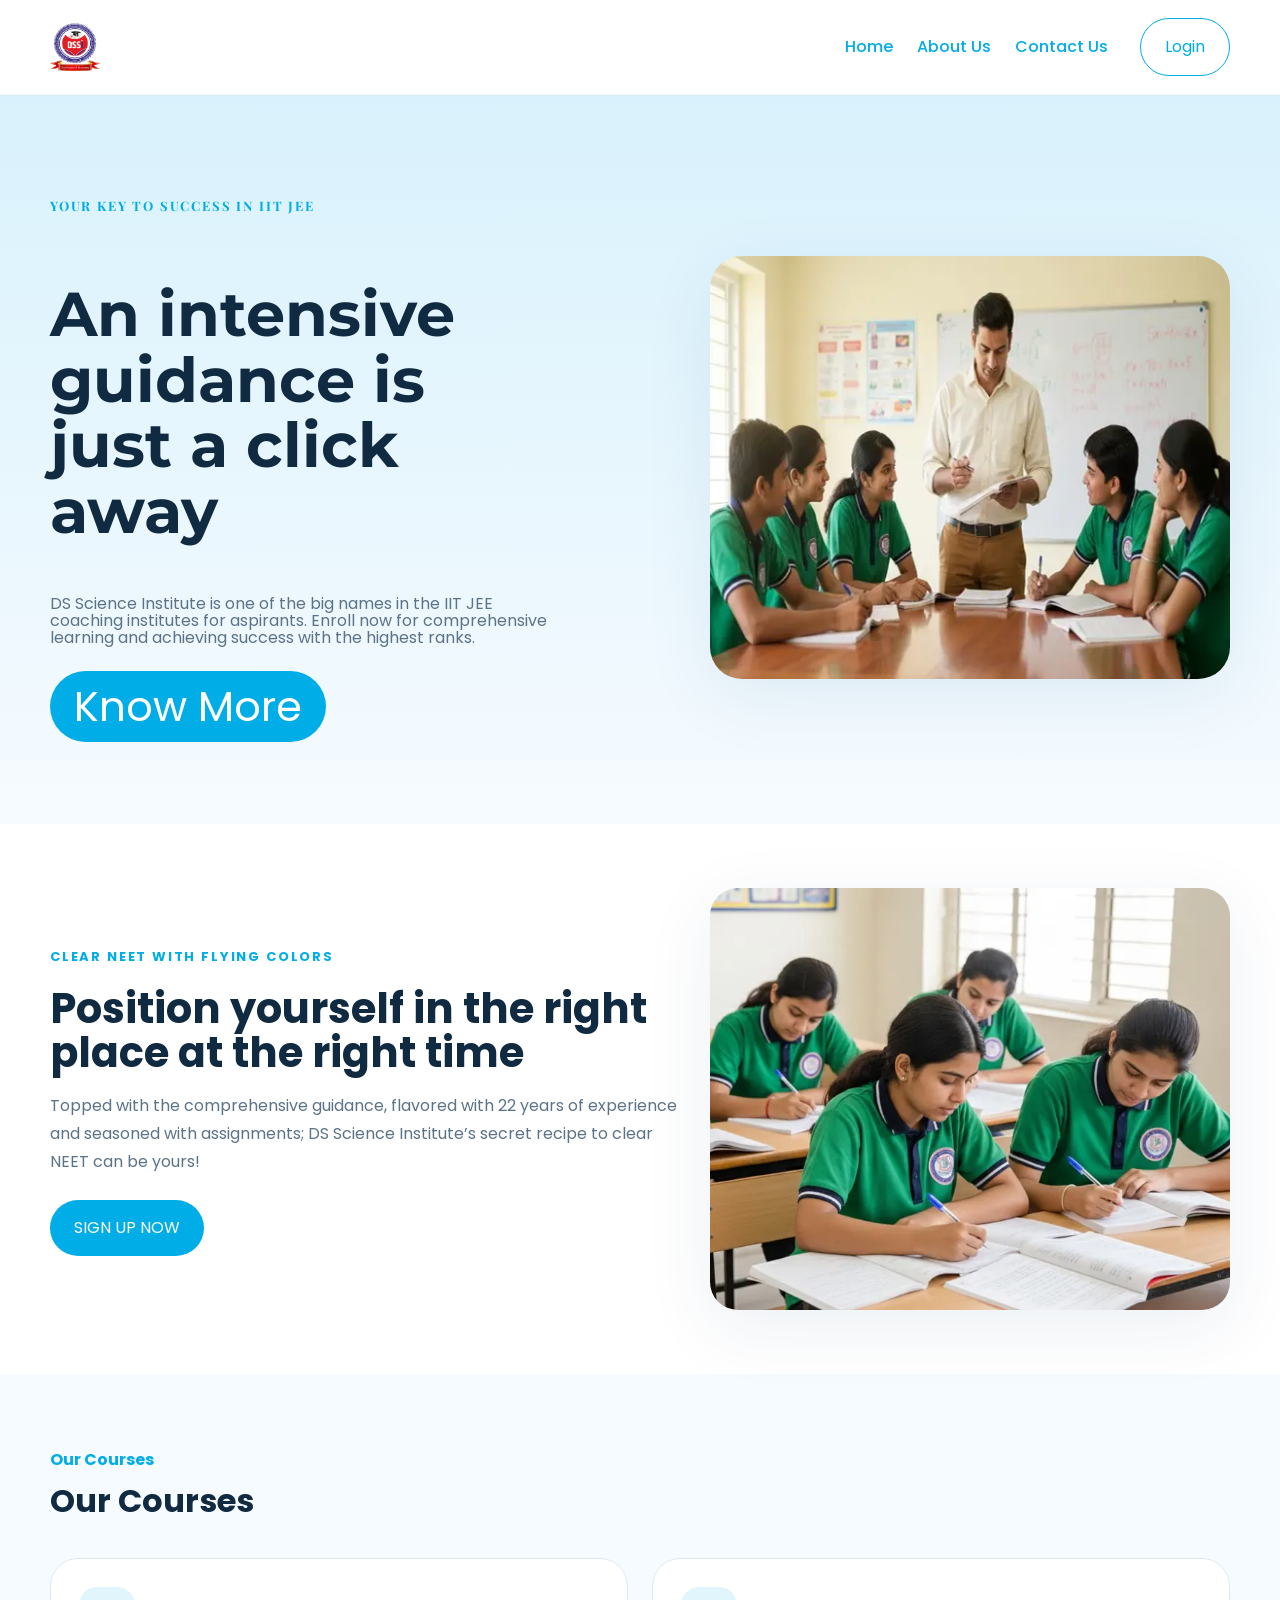
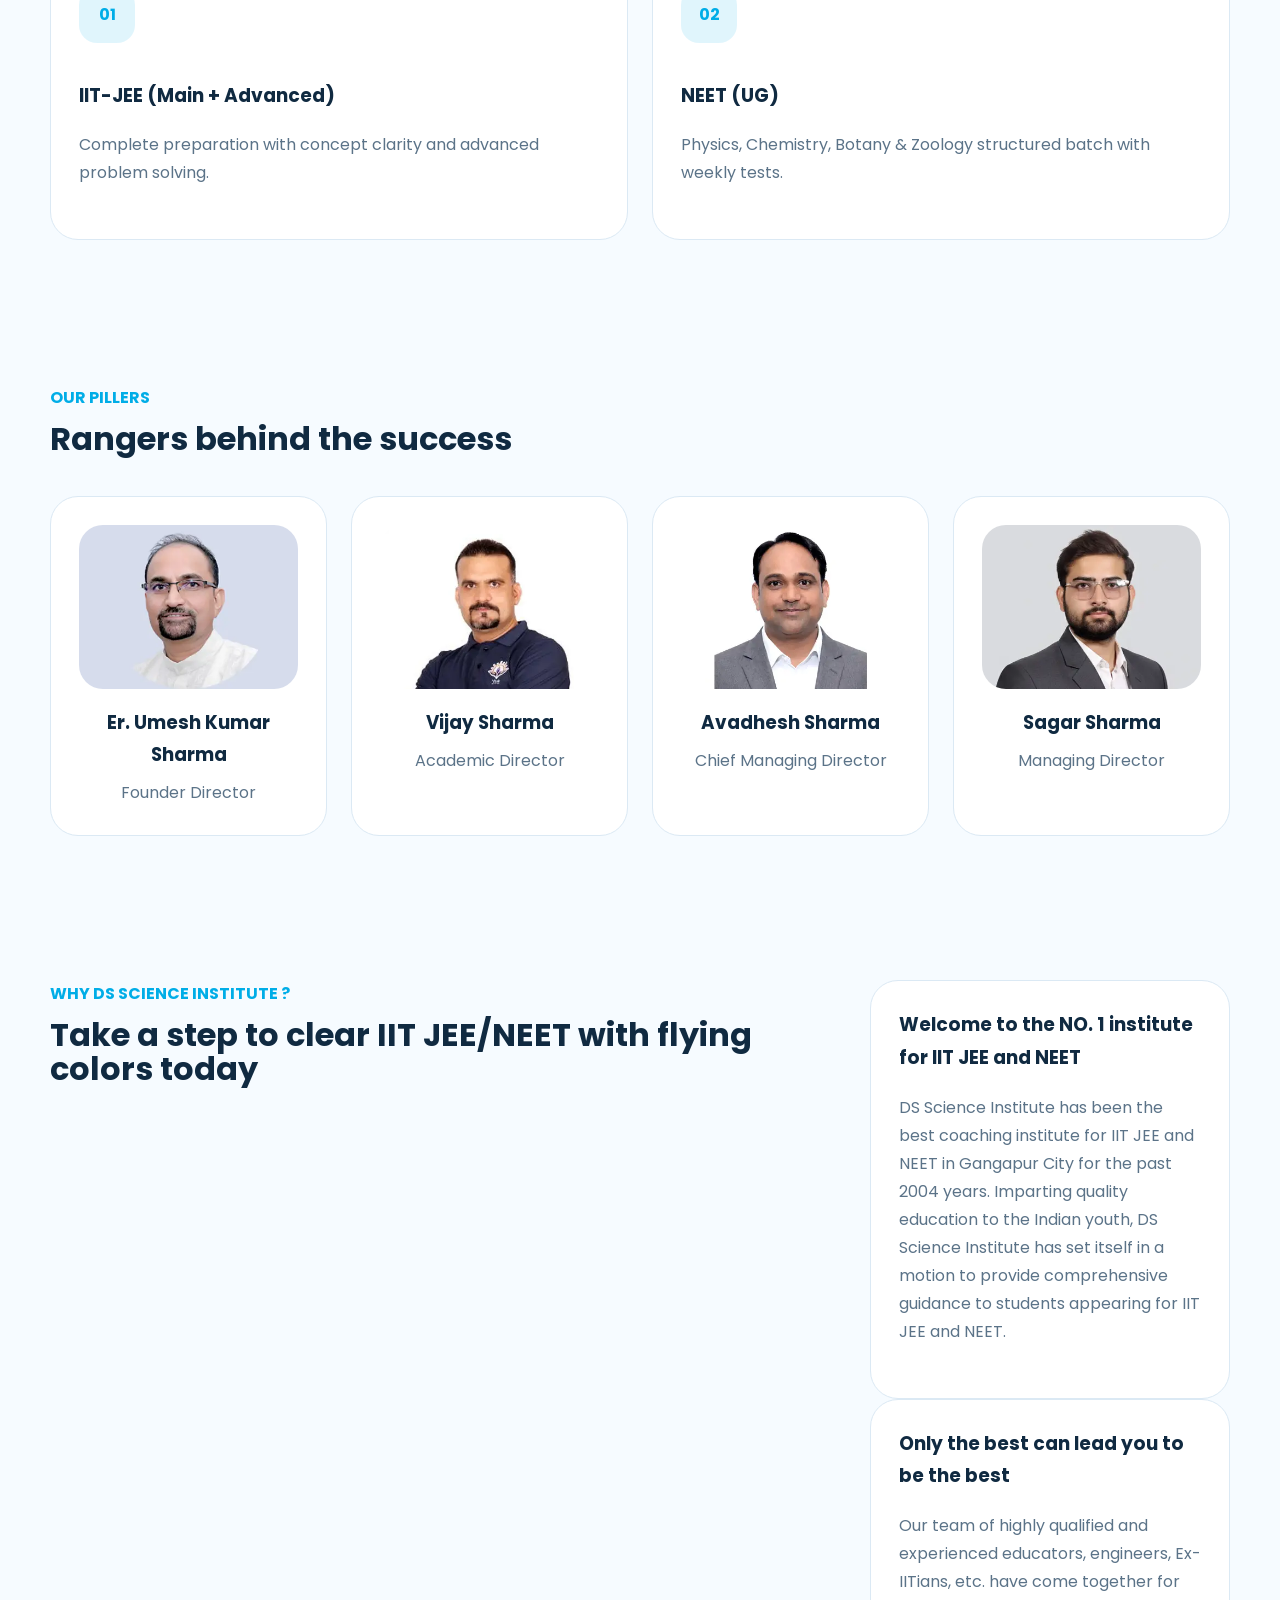
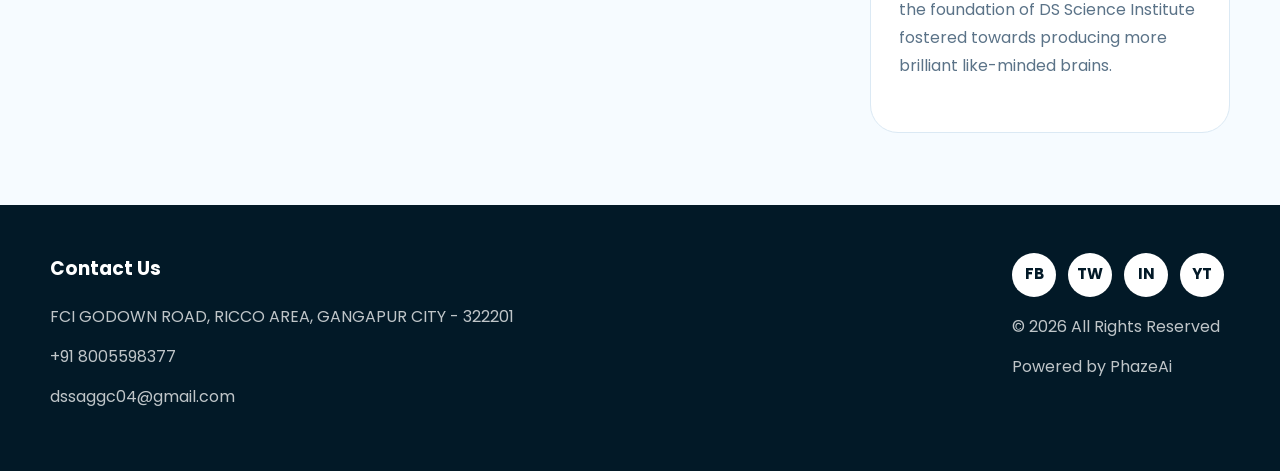
<file: index.html>
<!DOCTYPE html>
<html lang="en">
<head>
  <meta charset="UTF-8" />
  <meta name="viewport" content="width=device-width, initial-scale=1.0" />
  <title>DS Science Academy</title>
  <link rel="stylesheet" href="style.css" />
</head>
<body>
  <header class="site-header">
    <div class="container header-inner">
      <a href="index.html" class="brand">
        <img src="./images/LOGO_1771930653497.webp" alt="DS Science Academy Logo" />
        
      </a>
      <button class="nav-toggle" aria-label="Open navigation">Menu</button>
      <nav class="site-nav">
        <a href="index.html">Home</a>
        <a href="about-us.html">About Us</a>
        <a href="contact-us.html">Contact Us</a>
      </nav>
      <a class="btn btn-outline" target="_blank" rel="noreferrer" href="./login.html">Login</a>
    </div>
  </header>

  <main>
    <section class="hero hero-home">
      <div class="container hero-grid">
        <div class="hero-copy">
          <span class="eyebrow">YOUR KEY TO SUCCESS IN IIT JEE</span>
          <h1>An intensive guidance is just a click away</h1>
          <p>DS Science Institute is one of the big names in the IIT JEE coaching institutes for aspirants. Enroll now for comprehensive learning and achieving success with the highest ranks.</p>
          <a class="btn btn-primary" href="contact-us.html">Know More</a>
        </div>
        <div class="hero-media">
          <img src="./images/hero.webp" alt="DS Science Academy campus" />
        </div>
      </div>
    </section>

    <section class="feature feature-secondary">
      <div class="container feature-grid">
        <div class="feature-copy">
          <span class="eyebrow">CLEAR NEET WITH FLYING COLORS</span>
          <h2>Position yourself in the right place at the right time</h2>
          <p>Topped with the comprehensive guidance, flavored with 22 years of experience and seasoned with assignments; DS Science Institute’s secret recipe to clear NEET can be yours!</p>
          <a class="btn btn-primary" href="contact-us.html">SIGN UP NOW</a>
        </div>
        <div class="feature-media">
          <img src="./images/hero2.webp" alt="NEET coaching" />
        </div>
      </div>
    </section>

    <section class="section section-courses">
      <div class="container">
        <div class="section-head">
          <span>Our Courses</span>
          <h2>Our Courses</h2>
        </div>
        <div class="cards grid-2">
          <article class="card">
            <div class="card-number">01</div>
            <div>
              <h3>IIT-JEE (Main + Advanced)</h3>
              <p>Complete preparation with concept clarity and advanced problem solving.</p>
            </div>
          </article>
          <article class="card">
            <div class="card-number">02</div>
            <div>
              <h3>NEET (UG)</h3>
              <p>Physics, Chemistry, Botany &amp; Zoology structured batch with weekly tests.</p>
            </div>
          </article>
        </div>
      </div>
    </section>

    <section class="section section-team">
      <div class="container">
        <div class="section-head">
          <span>OUR PILLERS</span>
          <h2>Rangers behind the success</h2>
        </div>
        <div class="cards grid-4">
          <article class="team-card">
            <img src="./images/umeshkumar.webp" alt="Er. Umesh Kumar Sharma" />
            <h3>Er. Umesh Kumar Sharma</h3>
            <p>Founder Director</p>
          </article>
          <article class="team-card">
            <img src="./images/vijaysharma.webp" alt="Vijay Sharma" />
            <h3>Vijay Sharma</h3>
            <p>Academic Director</p>
          </article>
          <article class="team-card">
            <img src="./images/avadheshsharma.png.webp" alt="Avadhesh Sharma" />
            <h3>Avadhesh Sharma</h3>
            <p>Chief Managing Director</p>
          </article>
          <article class="team-card">
            <img src="./images/sagarsharma.webp" alt="Sagar Sharma" />
            <h3>Sagar Sharma</h3>
            <p>Managing Director</p>
          </article>
        </div>
      </div>
    </section>

    <section class="section section-why">
      <div class="container why-grid">
        <div class="why-copy">
          <span>WHY DS SCIENCE INSTITUTE ?</span>
          <h2>Take a step to clear IIT JEE/NEET with flying colors today</h2>
        </div>
        <div class="why-cards grid-2">
          <article class="why-card">
            <h3>Welcome to the NO. 1 institute for IIT JEE and NEET</h3>
            <p>DS Science Institute has been the best coaching institute for IIT JEE and NEET in Gangapur City for the past 2004 years. Imparting quality education to the Indian youth, DS Science Institute has set itself in a motion to provide comprehensive guidance to students appearing for IIT JEE and NEET.</p>
          </article>
          <article class="why-card">
            <h3>Only the best can lead you to be the best</h3>
            <p>Our team of highly qualified and experienced educators, engineers, Ex-IITians, etc. have come together for the foundation of DS Science Institute fostered towards producing more brilliant like-minded brains.</p>
          </article>
        </div>
      </div>
    </section>
  </main>

  <footer class="site-footer">
    <div class="container footer-grid">
      <div>
        <h3>Contact Us</h3>
        <p>FCI GODOWN ROAD, RICCO AREA, GANGAPUR CITY - 322201</p>
        <p>+91 8005598377</p>
        <p>dssaggc04@gmail.com</p>
      </div>
      <div class="footer-right">
        <div class="footer-actions">
          <a class="icon-button" href="#">FB</a>
          <a class="icon-button" href="#">TW</a>
          <a class="icon-button" href="#">IN</a>
          <a class="icon-button" href="#">YT</a>
        </div>
        <p>© 2026 All Rights Reserved</p>
        <p>Powered by PhazeAi</a></p>
      </div>
    </div>
  </footer>

  <script src="scripts.js"></script>
</body>
</html>
</file>
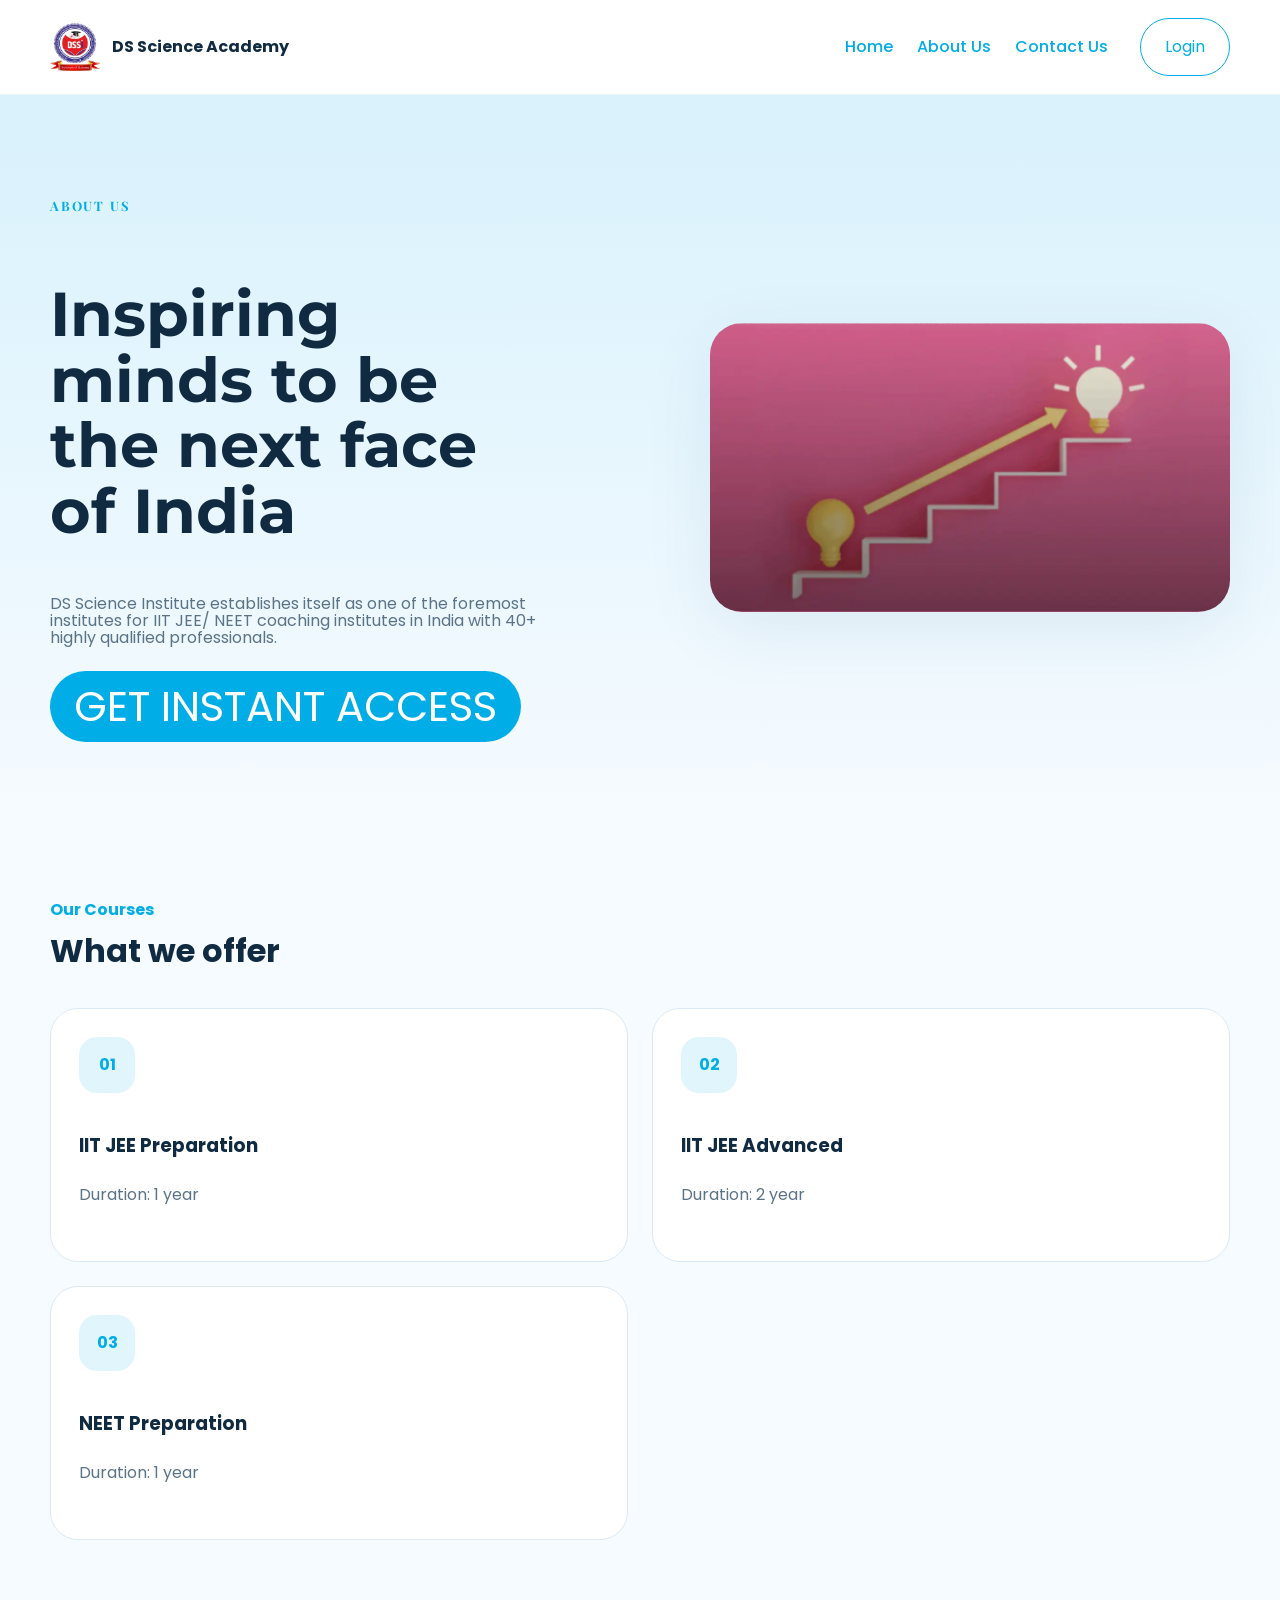
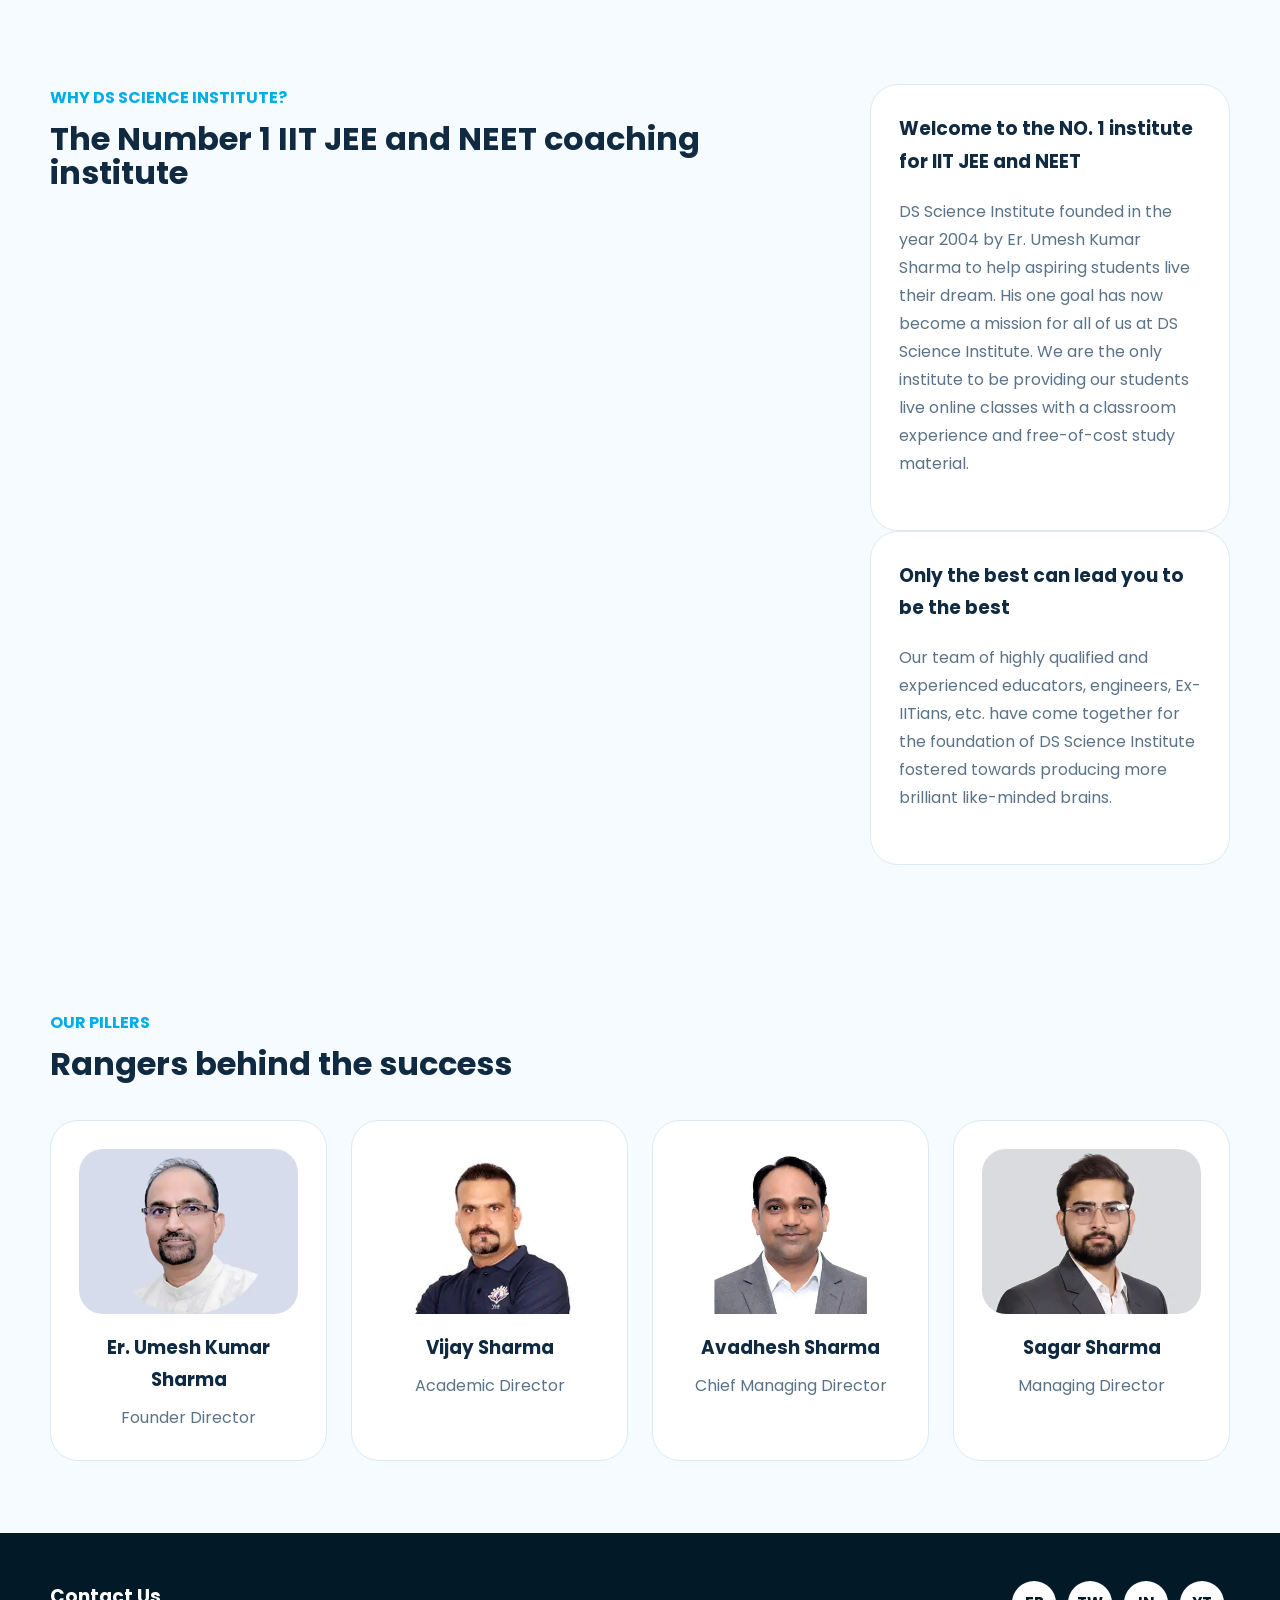
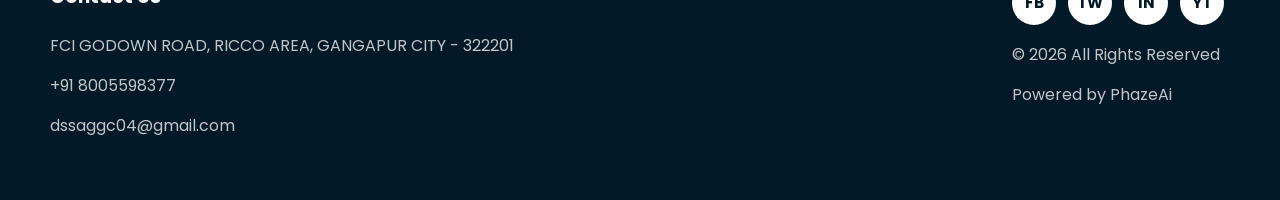
<file: about-us.html>
<!DOCTYPE html>
<html lang="en">
<head>
  <meta charset="UTF-8" />
  <meta name="viewport" content="width=device-width, initial-scale=1.0" />
  <title>About Us - DS Science Academy</title>
  <link rel="stylesheet" href="style.css" />
</head>
<body>
  <header class="site-header">
    <div class="container header-inner">
      <a href="index.html" class="brand">
        <img src="./images/LOGO_1771930653497.webp" alt="DS Science Academy Logo" />
        <span>DS Science Academy</span>
      </a>
      <button class="nav-toggle" aria-label="Open navigation">Menu</button>
      <nav class="site-nav">
        <a href="index.html">Home</a>
        <a href="about-us.html">About Us</a>
        <a href="contact-us.html">Contact Us</a>
      </nav>
      <a class="btn btn-outline" target="_blank" rel="noreferrer" href="./login.html">Login</a>
    </div>
  </header>

  <main>
    <section class="hero hero-home">
      <div class="container hero-grid">
        <div class="hero-copy">
          <span class="eyebrow">ABOUT US</span>
          <h1>Inspiring minds to be the next face of India</h1>
          <p>DS Science Institute establishes itself as one of the foremost institutes for IIT JEE/ NEET coaching institutes in India with 40+ highly qualified professionals.</p>
          <a class="btn btn-primary" href="contact-us.html">GET INSTANT ACCESS</a>
        </div>
        <div class="hero-media">
          <img src="./images/stare.webp" alt="About DS Science Academy" />
        </div>
      </div>
    </section>

    <section class="section section-courses">
      <div class="container">
        <div class="section-head">
          <span>Our Courses</span>
          <h2>What we offer</h2>
        </div>
        <div class="cards grid-2">
          <article class="card">
            <div class="card-number">01</div>
            <div>
              <h3>IIT JEE Preparation</h3>
              <p>Duration: 1 year</p>
            </div>
          </article>
          <article class="card">
            <div class="card-number">02</div>
            <div>
              <h3>IIT JEE Advanced</h3>
              <p>Duration: 2 year</p>
            </div>
          </article>
          <article class="card">
            <div class="card-number">03</div>
            <div>
              <h3>NEET Preparation</h3>
              <p>Duration: 1 year</p>
            </div>
          </article>
        </div>
      </div>
    </section>

    <section class="section section-why">
      <div class="container why-grid">
        <div class="why-copy">
          <span>WHY DS SCIENCE INSTITUTE?</span>
          <h2>The Number 1 IIT JEE and NEET coaching institute</h2>
        </div>
        <div class="why-cards grid-2">
          <article class="why-card">
            <h3>Welcome to the NO. 1 institute for IIT JEE and NEET</h3>
            <p>DS Science Institute founded in the year 2004 by Er. Umesh Kumar Sharma to help aspiring students live their dream. His one goal has now become a mission for all of us at DS Science Institute. We are the only institute to be providing our students live online classes with a classroom experience and free-of-cost study material.</p>
          </article>
          <article class="why-card">
            <h3>Only the best can lead you to be the best</h3>
            <p>Our team of highly qualified and experienced educators, engineers, Ex-IITians, etc. have come together for the foundation of DS Science Institute fostered towards producing more brilliant like-minded brains.</p>
          </article>
        </div>
      </div>
    </section>

    <section class="section section-team">
      <div class="container">
        <div class="section-head">
          <span>OUR PILLERS</span>
          <h2>Rangers behind the success</h2>
        </div>
        <div class="cards grid-4">
          <article class="team-card">
            <img src="./images/umeshkumar.webp" alt="Er. Umesh Kumar Sharma" />
            <h3>Er. Umesh Kumar Sharma</h3>
            <p>Founder Director</p>
          </article>
          <article class="team-card">
            <img src="./images/vijaysharma.webp" alt="Vijay Sharma" />
            <h3>Vijay Sharma</h3>
            <p>Academic Director</p>
          </article>
          <article class="team-card">
            <img src="./images/avadheshsharma.png.webp" alt="Avadhesh Sharma" />
            <h3>Avadhesh Sharma</h3>
            <p>Chief Managing Director</p>
          </article>
          <article class="team-card">
            <img src="./images/sagarsharma.webp" alt="Sagar Sharma" />
            <h3>Sagar Sharma</h3>
            <p>Managing Director</p>
          </article>
        </div>
      </div>
    </section>
  </main>

  <footer class="site-footer">
    <div class="container footer-grid">
      <div>
        <h3>Contact Us</h3>
        <p>FCI GODOWN ROAD, RICCO AREA, GANGAPUR CITY - 322201</p>
        <p>+91 8005598377</p>
        <p>dssaggc04@gmail.com</p>
      </div>
      <div class="footer-right">
        <div class="footer-actions">
          <a class="icon-button" href="#">FB</a>
          <a class="icon-button" href="#">TW</a>
          <a class="icon-button" href="#">IN</a>
          <a class="icon-button" href="#">YT</a>
        </div>
        <p>© 2026 All Rights Reserved</p>
        <p>Powered by PhazeAi</a></p>
      </div>
    </div>
  </footer>

  <script src="scripts.js"></script>
</body>
</html>
</file>
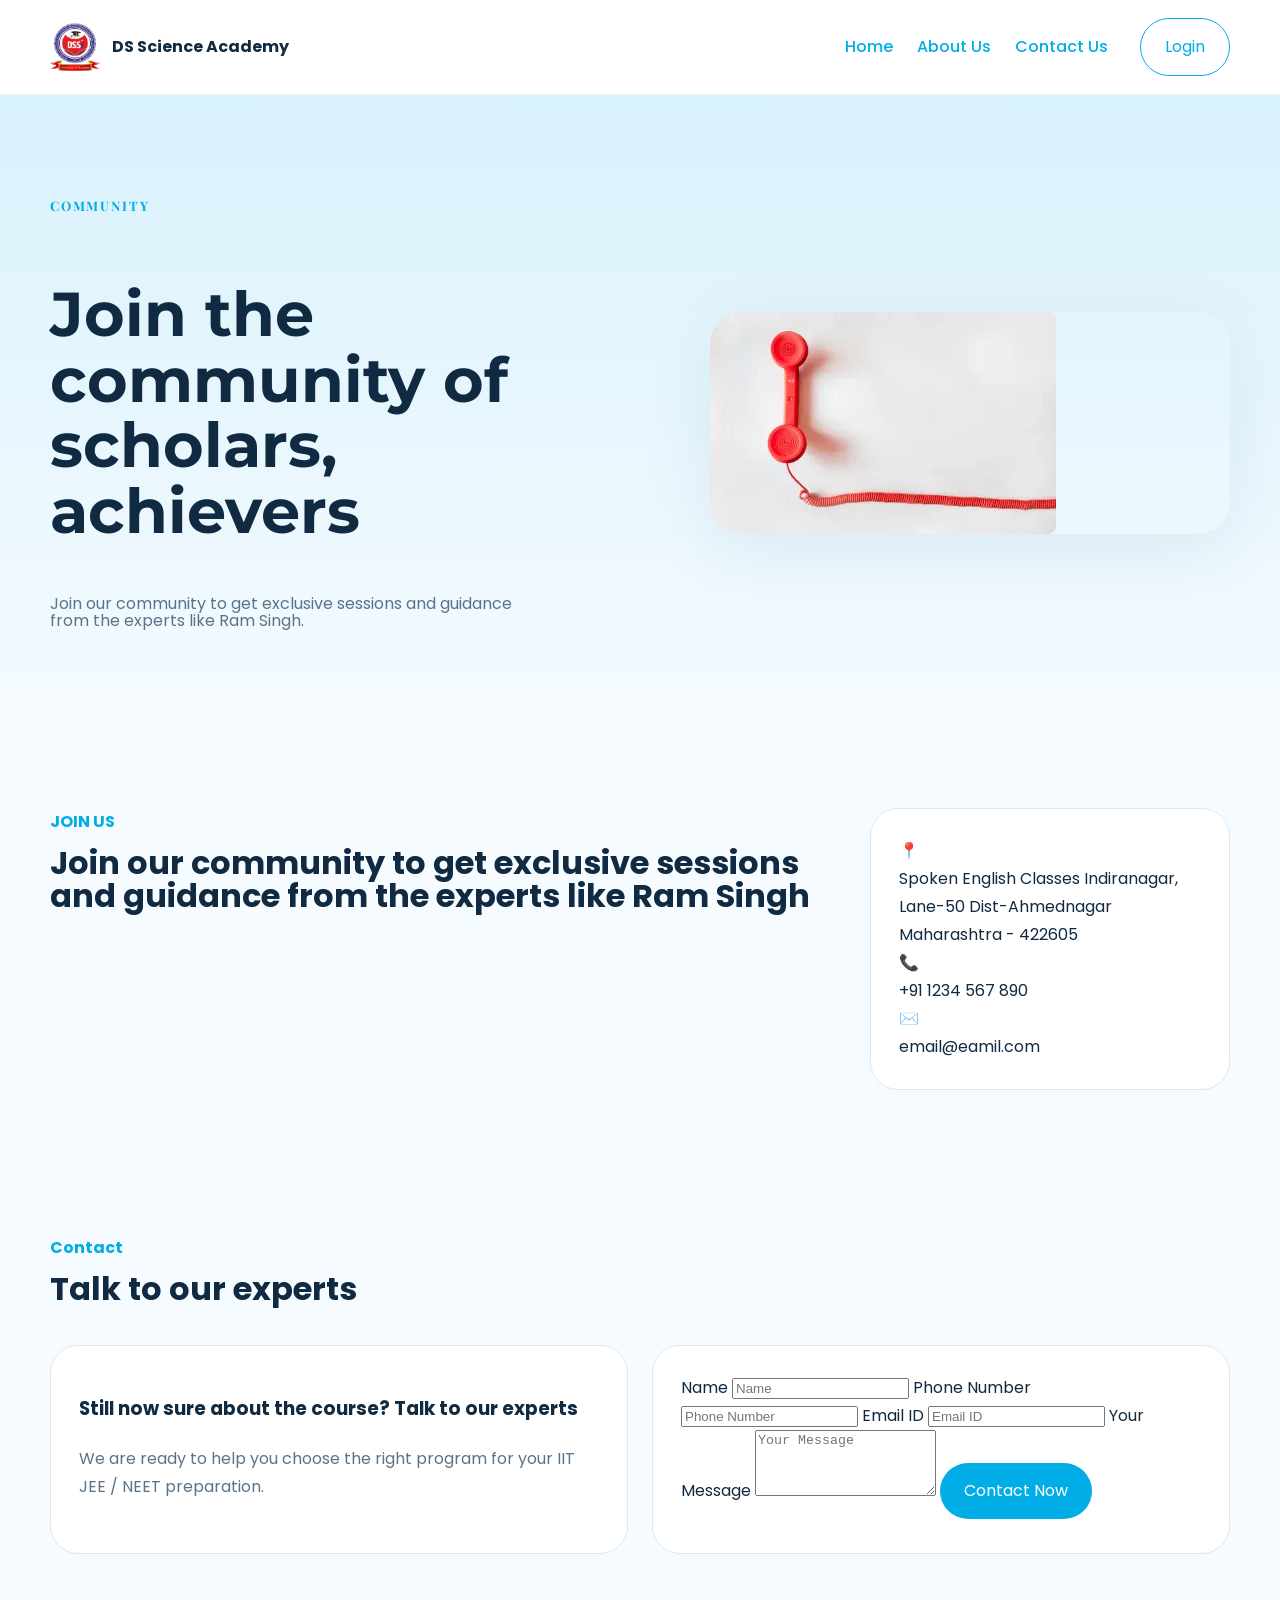
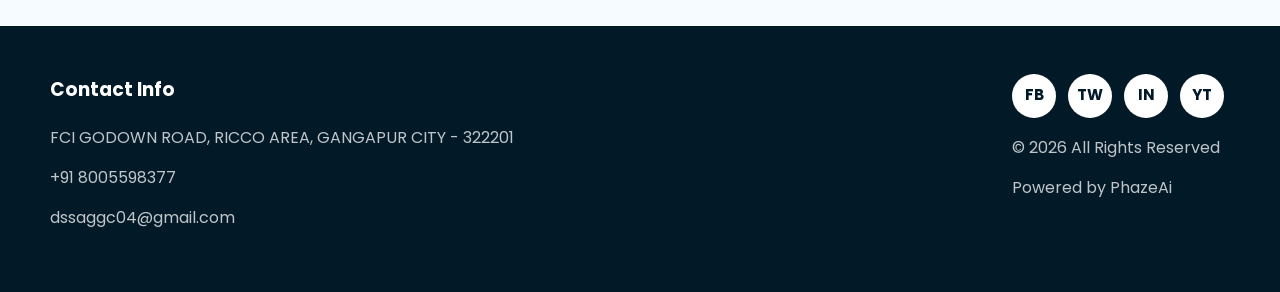
<file: contact-us.html>
<!DOCTYPE html>
<html lang="en">
<head>
  <meta charset="UTF-8" />
  <meta name="viewport" content="width=device-width, initial-scale=1.0" />
  <title>Contact Us - DS Science Academy</title>
  <link rel="stylesheet" href="style.css" />
</head>
<body>
  <header class="site-header">
    <div class="container header-inner">
      <a href="index.html" class="brand">
        <img src="./images/LOGO_1771930653497.webp" alt="DS Science Academy Logo" />
        <span>DS Science Academy</span>
      </a>
      <button class="nav-toggle" aria-label="Open navigation">Menu</button>
      <nav class="site-nav">
        <a href="index.html">Home</a>
        <a href="about-us.html">About Us</a>
        <a href="contact-us.html">Contact Us</a>
      </nav>
      <a class="btn btn-outline" target="_blank" rel="noreferrer" href="./login.html">Login</a>
    </div>
  </header>

  <main>
    <section class="hero hero-home">
      <div class="container hero-grid">
        <div class="hero-copy">
          <span class="eyebrow">COMMUNITY</span>
          <h1>Join the community of scholars, achievers</h1>
          <p>Join our community to get exclusive sessions and guidance from the experts like Ram Singh.</p>
        </div>
        <div class="hero-media">
          <img src="./images/about-phonecall.webp" alt="Community" />
        </div>
      </div>
    </section>

    <section class="section section-why">
      <div class="container why-grid">
        <div class="why-copy">
          <span>JOIN US</span>
          <h2>Join our community to get exclusive sessions and guidance from the experts like Ram Singh</h2>
        </div>
        <div class="why-cards">
          <article class="why-card">
            <div class="c0295">
              <div class="c0296">
                <span class="c0297">📍</span>
                <div class="c0298">Spoken English Classes Indiranagar, Lane-50 Dist-Ahmednagar Maharashtra - 422605</div>
              </div>
              <div class="c0296">
                <span class="c0297">📞</span>
                <div class="c0298">+91 1234 567 890</div>
              </div>
              <div class="c0296">
                <span class="c0297">✉️</span>
                <div class="c0298">email@eamil.com</div>
              </div>
            </div>
          </article>
        </div>
      </div>
    </section>

    <section class="section section-courses">
      <div class="container">
        <div class="section-head">
          <span>Contact</span>
          <h2>Talk to our experts</h2>
        </div>
        <div class="cards grid-2">
          <article class="card">
            <h3>Still now sure about the course? Talk to our experts</h3>
            <p>We are ready to help you choose the right program for your IIT JEE / NEET preparation.</p>
          </article>
          <article class="card">
            <form class="contact-form">
              <label>
                <span>Name</span>
                <input type="text" placeholder="Name" />
              </label>
              <label>
                <span>Phone Number</span>
                <input type="text" placeholder="Phone Number" />
              </label>
              <label>
                <span>Email ID</span>
                <input type="email" placeholder="Email ID" />
              </label>
              <label>
                <span>Your Message</span>
                <textarea rows="4" placeholder="Your Message"></textarea>
              </label>
              <button class="btn btn-primary" type="button">Contact Now</button>
            </form>
          </article>
        </div>
      </div>
    </section>
  </main>

  <footer class="site-footer">
    <div class="container footer-grid">
      <div>
        <h3>Contact Info</h3>
        <p>FCI GODOWN ROAD, RICCO AREA, GANGAPUR CITY - 322201</p>
        <p>+91 8005598377</p>
        <p>dssaggc04@gmail.com</p>
      </div>
      <div class="footer-right">
        <div class="footer-actions">
          <a class="icon-button" href="#">FB</a>
          <a class="icon-button" href="#">TW</a>
          <a class="icon-button" href="#">IN</a>
          <a class="icon-button" href="#">YT</a>
        </div>
        <p>© 2026 All Rights Reserved</p>
        <p>Powered by PhazeAi</a></p>
      </div>
    </div>
  </footer>

  <script src="scripts.js"></script>
</body>
</html>
</file>
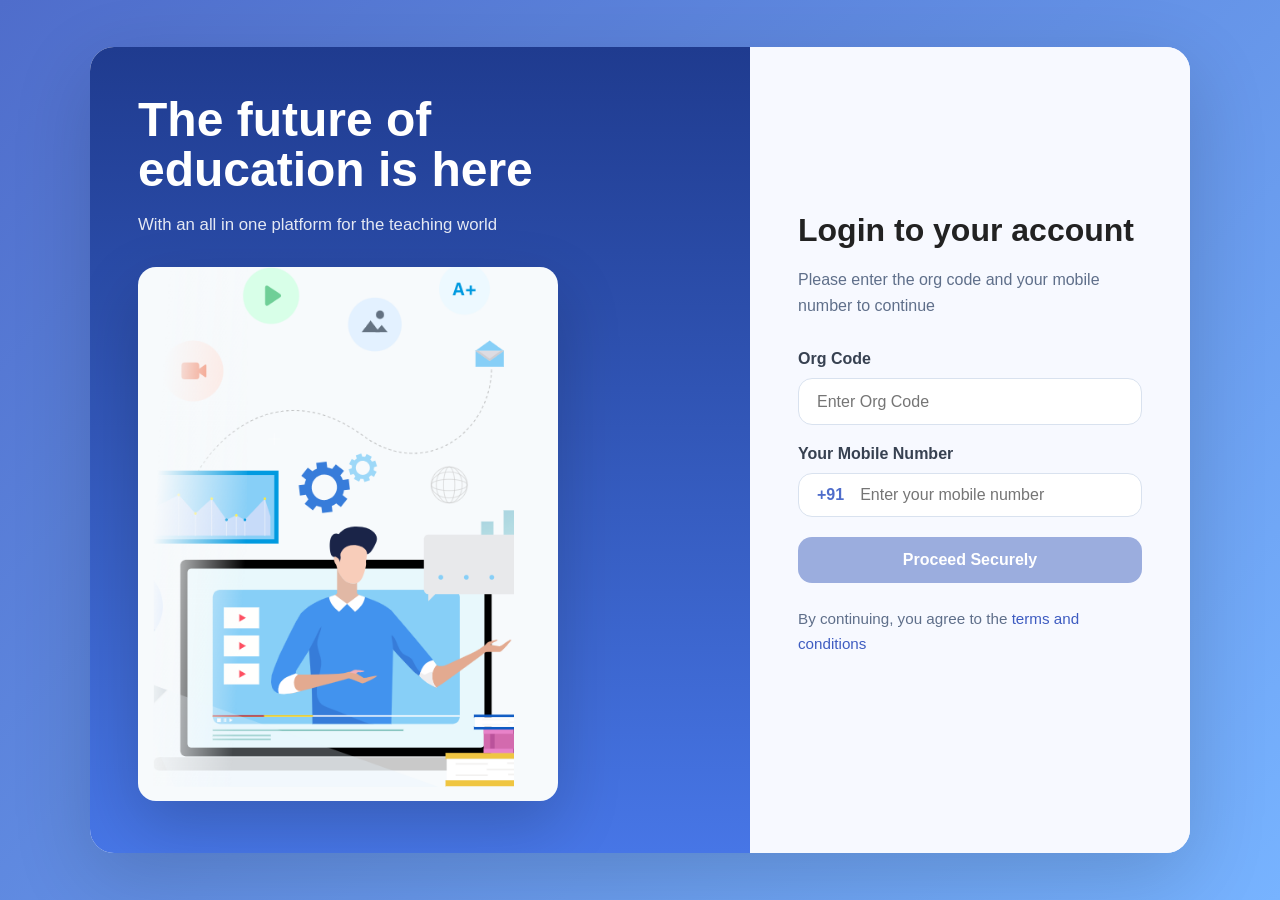
<file: login.html>
<!DOCTYPE html>
<html lang="en">
<head>
    <meta charset="UTF-8" />
    <meta name="viewport" content="width=device-width, initial-scale=1.0" />
    <title>Login Page</title>
    <style>
        * {
            box-sizing: border-box;
            margin: 0;
            padding: 0;
            font-family: Arial, sans-serif;
        }

        body {
            background: linear-gradient(135deg, #4f6dcb, #77b3ff);
            min-height: 100vh;
            display: flex;
            align-items: center;
            justify-content: center;
            color: #222;
        }

        .container {
            width: 90%;
            max-width: 1100px;
            min-height: 650px;
            background: #fff;
            border-radius: 24px;
            overflow: hidden;
            box-shadow: 0 24px 80px rgba(0, 0, 0, 0.16);
            display: grid;
            grid-template-columns: 1.2fr 0.8fr;
        }

        .left-section {
            background: linear-gradient(180deg, #1f3b8f 0%, #4776e6 100%);
            color: #fff;
            padding: 48px;
            display: flex;
            align-items: center;
        }

        .left-section .content {
            max-width: 520px;
        }

        .left-section h1 {
            font-size: 3rem;
            line-height: 1.05;
            margin-bottom: 20px;
        }

        .left-section p {
            font-size: 1.05rem;
            opacity: 0.88;
            margin-bottom: 32px;
            max-width: 420px;
        }

        .illustration {
            margin-top: 24px;
        }

        .illustration img {
            width: 100%;
            max-width: 420px;
            border-radius: 18px;
            box-shadow: 0 24px 64px rgba(0, 0, 0, 0.18);
        }

        .right-section {
            background: #f7f9ff;
            padding: 56px 48px;
            display: flex;
            align-items: center;
            justify-content: center;
        }

        .login-box {
            width: 100%;
            max-width: 380px;
        }

        .login-box h1 {
            font-size: 2rem;
            margin-bottom: 18px;
        }

        .login-box p {
            color: #5f6f8a;
            margin-bottom: 32px;
            line-height: 1.6;
        }

        label {
            display: block;
            margin-bottom: 10px;
            font-weight: 600;
            color: #374151;
        }

        .input-group,
        .mobile-group {
            display: flex;
            align-items: center;
            background: #fff;
            border: 1px solid #d9e2ef;
            border-radius: 14px;
            padding: 12px 18px;
            margin-bottom: 20px;
            transition: border-color 0.2s ease;
        }

        .input-group:focus-within,
        .mobile-group:focus-within {
            border-color: #4f6dcb;
            box-shadow: 0 0 0 4px rgba(79, 109, 203, 0.12);
        }

        .input-group input,
        .mobile-group input {
            border: none;
            outline: none;
            width: 100%;
            font-size: 1rem;
            color: #283044;
            background: transparent;
        }

        .country-code {
            color: #4f6dcb;
            font-weight: 700;
            margin-right: 16px;
        }

        #checkMark {
            color: #2bb673;
            font-size: 1.1rem;
            margin-left: 12px;
        }

        button {
            width: 100%;
            padding: 14px 18px;
            border: none;
            border-radius: 14px;
            font-size: 1rem;
            font-weight: 700;
            color: #fff;
            background: #3e5cc1;
            cursor: pointer;
            transition: background 0.2s ease, transform 0.2s ease;
        }

        button:disabled {
            background: #9badde;
            cursor: not-allowed;
        }

        button:not(:disabled):hover {
            background: #2f4ead;
            transform: translateY(-1px);
        }

        .terms {
            color: #5f6f8a;
            margin-top: 24px;
            font-size: 0.95rem;
        }

        .terms a {
            color: #3e5cc1;
            text-decoration: none;
        }

        @media (max-width: 900px) {
            .container {
                grid-template-columns: 1fr;
                min-height: auto;
            }

            .left-section,
            .right-section {
                padding: 36px 28px;
            }

            .left-section h1 {
                font-size: 2.4rem;
            }

            .illustration img {
                max-width: 100%;
            }
        }

        @media (max-width: 620px) {
            body {
                padding: 24px 0;
            }

            .container {
                border-radius: 20px;
            }

            .left-section,
            .right-section {
                padding: 28px 20px;
            }
        }
    </style>
</head>
<body>

<div class="container">

    <!-- Left Section -->
    <div class="left-section">
        <div class="content">
            <h1>The future of education is here</h1>
            <p>With an all in one platform for the teaching world</p>

            <div class="illustration">
                <img src="./images/Screenshot 2026-06-23 222201.png" alt="Education">
            </div>
        </div>
    </div>

    <!-- Right Section -->
    <div class="right-section">
        <div class="login-box">

            <h1>Login to your account</h1>
            <p>Please enter the org code and your mobile number to continue</p>

            <form id="loginForm">

                <label>Org Code</label>
                <div class="input-group">
                    <input type="text" id="orgCode" placeholder="Enter Org Code" />
                    <span id="checkMark">✔</span>
                </div>

                <label>Your Mobile Number</label>
                <div class="mobile-group">
                    <span class="country-code">+91</span>
                    <input type="tel" id="mobile" placeholder="Enter your mobile number" />
                </div>

                <button type="submit" id="btn" disabled>
                    Proceed Securely
                </button>

            </form>

            <p class="terms">
                By continuing, you agree to the
                <a href="#">terms and conditions</a>
            </p>

        </div>
    </div>

</div>

<script>
    document.addEventListener('DOMContentLoaded', function () {
        const orgInput = document.getElementById('orgCode');
        const mobileInput = document.getElementById('mobile');
        const submitBtn = document.getElementById('btn');
        const checkMark = document.getElementById('checkMark');
        const form = document.getElementById('loginForm');

        function isValidOrg() {
            return orgInput.value.trim().length >= 3;
        }

        function isValidMobile() {
            const digits = mobileInput.value.replace(/\D/g, '');
            return /^\d{10}$/.test(digits);
        }

        function updateFormState() {
            const validOrg = isValidOrg();
            const validMobile = isValidMobile();
            submitBtn.disabled = !(validOrg && validMobile);
            checkMark.style.opacity = validOrg ? '1' : '0';
        }

        orgInput.addEventListener('input', updateFormState);
        mobileInput.addEventListener('input', updateFormState);

        form.addEventListener('submit', function (event) {
            event.preventDefault();
            if (submitBtn.disabled) return;
            const orgCode = orgInput.value.trim();
            const mobile = mobileInput.value.replace(/\D/g, '');
            console.log('Login attempt:', { orgCode, mobile });
            alert('Proceeding securely with Org Code: ' + orgCode);
        });

        updateFormState();
    });
</script>

</body>
</html>
</file>
<file: style.css>
@import url('https://fonts.googleapis.com/css2?family=Poppins:wght@300;400;500;600;700&display=swap');

@import url('https://fonts.googleapis.com/css2?family=Montserrat:ital,wght@0,100..900;1,100..900&family=Playfair+Display:ital,wght@0,400..900;1,400..900&display=swap');

@import url('https://fonts.googleapis.com/css2?family=Archivo+Black&family=Montserrat:ital,wght@0,100..900;1,100..900&family=Playfair+Display:ital,wght@0,400..900;1,400..900&display=swap');

@import url('https://fonts.googleapis.com/css2?family=Playfair+Display:ital,wght@0,400..900;1,400..900&display=swap');


:root {
  --bg: #f6fbff;
  --surface: #ffffff;
  --text: #102a41;
  --muted: #5b7388;
  --primary: #00ade7;
  --primary-dark: #007fb2;
  --border: #dbe9f4;
  --shadow: 0 18px 70px rgba(0, 67, 120, 0.08);
}

* {
  box-sizing: border-box;

}

html {
  scroll-behavior: smooth;
}

body {
  margin: auto; /* 0;*/
  font-family: "Rubik", "Roboto", "Helvetica", "Arial", sans-serif;
  color: var(--text);
  background: var(--bg);
  line-height: 1.75;
  font-family: 'Poppins', sans-serif;
}

img {
  max-width: 100%;
  display: block;
}

a {
  color: inherit;
  text-decoration: none;
}

button,
a.btn {
  font: inherit;
}

.container {
  width: min(1180px, calc(100% - 40px));
  margin: 0 auto;
}

.header-inner,
.hero-grid,
.feature-grid,
.why-grid,
.footer-grid {
  display: grid;
  gap: 32px;
}

.site-header {
  position: sticky;
  top: 0;
  z-index: 20;
  background: rgba(255, 255, 255, 0.98);
  border-bottom: 1px solid rgba(13, 50, 73, 0.06);
  backdrop-filter: blur(10px);
}

.header-inner {
  grid-template-columns: auto 1fr auto;
  align-items: center;
  padding: 18px 0;
}

.brand {
  display: inline-flex;
  align-items: center;
  gap: 12px;
  font-weight: 700;
  color: var(--text);
}

.brand img {
  width: 50px;
  height: auto;
  object-fit: contain;
}

.site-nav {
  display: flex;
  justify-content: right;
  gap: 24px;
}

.site-nav a {
  color: var(--primary);
  font-weight: 500;
}

.btn {
  display: inline-flex;
  align-items: center;
  justify-content: center;
  gap: 10px;
  padding: 14px 24px;
  border-radius: 999px;
  border: none;
  cursor: pointer;
  transition: transform 0.2s ease, box-shadow 0.2s ease;
}

.btn:hover {
  transform: translateY(-1px);
}

.btn-primary {
  background: var(--primary);
  color: #fff;
}

.btn-outline {
  border: 1px solid var(--primary);
  color: var(--primary);
  background: transparent;
}

.nav-toggle {
  display: none;
  border: 1px solid rgba(0, 173, 231, 0.16);
  background: #fff;
  color: var(--primary);
  border-radius: 999px;
  padding: 10px 16px;
}

.hero {
  padding: 80px 0 64px;
}

.hero-home {
  background: linear-gradient(180deg, rgba(0, 173, 231, 0.12) 0%, rgba(255, 255, 255, 0) 100%);
}

.hero-grid {
  grid-template-columns: minmax(0, 1fr) minmax(320px, 520px);
  align-items: center;
}

.hero-copy {
  max-width: 500px;
}
.eyebrow h1{
    font-family: "Playfair Display", serif;
  font-optical-sizing: auto;
  font-weight: 700;
  font-style: normal;
}
.eyebrow {
  display: inline-block;
  margin-bottom: 18px;
  font-size: 13px;
  font-weight: 700;
  letter-spacing: 0.14em;
  text-transform: uppercase;
  color: var(--primary);
}


.hero-copy h1{
      font-family: "Montserrat", sans-serif;
  font-optical-sizing: auto;
  font-weight: 700;
  font-style: normal;
}
.hero-copy,
.feature-copy h2,
.section-head h2,
.why-copy h2 {
  margin: 0 0 18px;
  font-size: clamp(2.6rem, 2.8vw, 4rem);
  line-height: 1.05;
}

.hero-copy span{
  font-family: "Playfair Display", serif;
  font-optical-sizing: auto;
  font-weight: 700;
  font-style: normal;
}
.hero-copy p,
.feature-copy p,
.card p,
.why-card p,
.section-copy p {
  margin: 0 0 24px;
  color: var(--muted);
  font-size: 1rem;
}

.hero-media {
  border-radius: 32px;
  overflow: hidden;
  box-shadow: var(--shadow);
}

.feature {
  background: #ffffff;
  padding: 64px 0;
}

.feature-grid {
  grid-template-columns: minmax(0, 1fr) minmax(320px, 520px);
  align-items: center;
}

.feature-media {
  border-radius: 28px;
  overflow: hidden;
  box-shadow: var(--shadow);
}

.section {
  padding: 72px 0;
}

.section-courses .section-head,
.section-team .section-head,
.section-why .why-copy {
  margin-bottom: 40px;
}

.section-head span,
.why-copy span {
  display: block;
  font-weight: 700;
  color: var(--primary);
  margin-bottom: 10px;
}

.section-head h2,
.why-copy h2 {
  margin: 0;
  font-size: clamp(2rem, 2.5vw, 3rem);
}

.cards {
  display: grid;
  gap: 24px;
}

.grid-2 {
  grid-template-columns: repeat(2, minmax(0, 1fr));
}

.grid-4 {
  grid-template-columns: repeat(4, minmax(0, 1fr));
}

.card,
.team-card,
.why-card {
  background: var(--surface);
  border: 1px solid var(--border);
  border-radius: 28px;
  padding: 28px;
}

.card-number {
  display: inline-flex;
  align-items: center;
  justify-content: center;
  width: 56px;
  height: 56px;
  border-radius: 18px;
  background: rgba(0, 173, 231, 0.12);
  color: var(--primary);
  font-weight: 700;
  margin-bottom: 18px;
}

.team-card {
  text-align: center;
}

.team-card img {
  width: 100%;
  max-height: 320px;
  object-fit: cover;
  border-radius: 24px;
  margin-bottom: 18px;
}

.team-card h3 {
  margin: 0 0 8px;
  font-size: 1.15rem;
}

.team-card p {
  margin: 0;
  color: var(--muted);
}

.why-grid {
  grid-template-columns: minmax(0, 1fr) 360px;
  align-items: start;
}

.why-cards {
  grid-template-columns: repeat(2, minmax(0, 1fr));
}

.why-card h3 {
  margin-top: 0;
}

.site-footer {
  background: #021927;
  color: #ffffff;
  padding: 48px 0;
}

.footer-grid {
  grid-template-columns: 1fr auto;
  gap: 28px;
}

.site-footer h3 {
  margin: 0 0 18px;
}

.site-footer p {
  margin: 0 10px 12px 0;
  color: rgba(255, 255, 255, 0.75);
}

.footer-actions {
  display: flex;
  gap: 12px;
  flex-wrap: wrap;
  margin-bottom: 16px;
}

.icon-button {
  display: inline-flex;
  align-items: center;
  justify-content: center;
  width: 44px;
  height: 44px;
  color: #021927;
  background: #ffffff;
  border-radius: 999px;
  font-size: 0.95rem;
  font-weight: 700;
}

@media (max-width: 980px) {
  .header-inner,
  .hero-grid,
  .feature-grid,
  .why-grid,
  .footer-grid {
    grid-template-columns: 1fr;
  }

  .site-nav {
    justify-content: flex-start;
    gap: 18px;
  }
}

@media (max-width: 760px) {
  .header-inner {
    grid-template-columns: auto auto;
  }

  .site-nav {
    justify-content: flex-end;
    position: absolute;
    left: 20px;
    top: 70px;
    right: 20px;
    bottom:auto;
    display: grid;
    background: rgba(255, 255, 255, 0.98);
    border: 1px solid var(--border);
    border-radius: 20px;
    padding: 16px 20px;
    gap: 12px;
    transform: translateY(-20px);
    opacity: 0;
    pointer-events: none;
    transition: opacity 0.2s ease, transform 0.2s ease;
  }

  .site-nav.open {
    opacity: 1;
    transform: translateY(0);
    pointer-events: auto;
  }

  .nav-toggle {
    display: inline-flex;
  }

  .btn-outline {
    order: 3;
  }

  .hero {
    padding-top: 60px;
  }

  .cards,
  .why-cards,
  .grid-2,
  .grid-4 {
    grid-template-columns: 1fr;
  }
}
.site-header{
  height: auto;
  padding: 0px;

}

@media (max-width:480px){

.container{
    width:95%;
}

.hero-copy h1{
    font-size:2rem;
    line-height:1.2;
}

.hero-copy p{
    font-size:15px;
}

.btn{
    width:100%;
}

.brand img{
    width:40px;
    height:40px;
}

.header-inner{
    gap:10px;
}

.hero-grid,
.feature-grid,
.why-grid,
.footer-grid{
    gap:20px;
}

}
</file>
